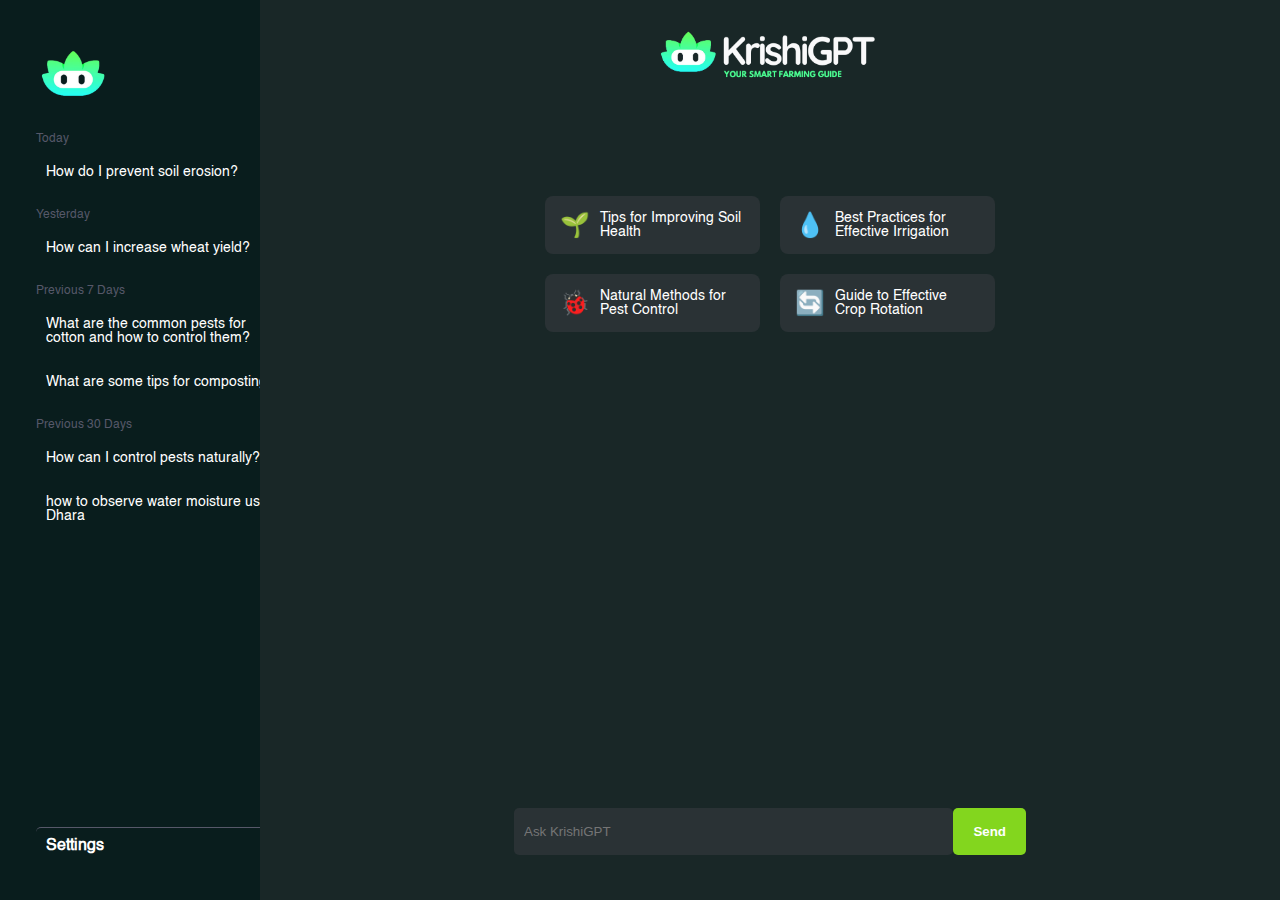
<file: home.html>
<!DOCTYPE html>
<html lang="en">

<head>
  <meta charset="UTF-8" />
  <meta name="viewport" content="width=device-width, initial-scale=1.0" />
  <title>KrishiGPT</title>
  <link rel="stylesheet" href="style.css" />
  <link rel="icon" type="image/xcrashicon" href="./assets/KrishiGPT logo 2.png" />
</head>
<body>
  <div class="container">
    <button id="sidebar-toggle" aria-label="Toggle Sidebar">☰</button>
    <aside class="sidebar">
      <img id="Logo2" src="./assets/KrishiGPT logo 2.png" alt="Logo2" />

      <nav>
        <ul>
          <!-- <li>Explore GPTs</li> -->
          <li class="section-title">Today</li>
          <li>How do I prevent soil erosion?</li>
          <li class="section-title">Yesterday</li>
          <li>How can I increase wheat yield?</li>
          <li class="section-title">Previous 7 Days</li>
          <li>What are the common pests for cotton and how to control them?</li>
          <li>What are some tips for composting?</li>
          <li class="section-title">Previous 30 Days</li>
          <li>How can I control pests naturally?</li>
          <li>how to observe water moisture using Dhara</li>
        </ul>
      </nav>
      <div class="upgrade-plan">
        <h3>Settings</h3>
      </div>
    </aside>
    <main>
      <div class="main-content">
        <div class="logo-container">
          <!-- <div class="main-logo"></div> -->
          <img id="Logo1" src="./assets/KrishiGPT final logo.png" alt="Logo" />
        </div>

        <div class="suggestion-grid" id="suggestion-grid">
          <div class="suggestion-item">
            <span class="icon">🌱</span>
            <p>Tips for Improving Soil Health</p>
          </div>
          <div class="suggestion-item">
            <span class="icon">💧</span>
            <p>Best Practices for Effective Irrigation</p>
          </div>
          <div class="suggestion-item">
            <span class="icon">🐞</span>
            <p>Natural Methods for Pest Control</p>
          </div>
          <div class="suggestion-item">
            <span class="icon">🔄</span>
            <p>Guide to Effective Crop Rotation</p>
          </div>
        </div>

        <div class="message-container" id="message-container">
          <!-- Messages will appear here -->
        </div>
        <div class="input-container">
          <input type="text" id="user-input" placeholder="Ask KrishiGPT" />
          <button class="send-button" id="send-button1">Send</button>
        </div>
      </div>
    </main>
  </div>
  <script src="script.js"></script>
  <script src="config.js"></script>
</body>

</html>
</file>
<file: style.css>
@font-face {
  font-family: helvetica;
  src: url("./assets/helvetica.ttf");
}

body,
html {
  margin: 0;
  padding: 0;
  font-family: helvetica;
  height: 100vh;
  width: 100vw;
  background-color: rgb(25, 39, 39);
  display: flex;
  justify-content: center;
  align-items: center;
}

img {
  pointer-events: none;
}

.container {
  display: flex;
  position: relative;
  height: 100vh;
  width: 100%;
  scrollbar-width: none;
}

.container::-webkit-scrollbar {
  display: none;
}

.sidebar {
  width: 260px;
  height: 92vh;
  background-color: #091d1d;
  color: white;
  padding: 4vh;
  display: flex;
  flex-direction: column;
  position: absolute;
  top: 0px;
  left: 0px;
}

/* .logo {
    font-size: 20px;
    font-weight: bold;
    margin-bottom: 20px;
  } */

#Logo1 {
  height: 7vw;
  width: 25vw;
}
@media (max-width: 767px) {
  #Logo1 {
    height: 15vw;
    width: auto;
  }
}

#Logo2 {
  height: 6vw;
  width: 6vw;
}

nav ul {
  list-style-type: none;
  padding: 0;
}

nav ul li {
  margin-bottom: 10px;
  font-size: 14px;
}

.section-title {
  color: #565869;
  font-size: 12px;
  margin-top: 20px;
}

.upgrade-plan {
  margin-top: auto;
  border-top: 1px solid #565869;
  padding-top: 20px;
}

.upgrade-plan h3 {
  margin: 0;
  font-size: 16px;
}

.upgrade-plan p {
  margin: 5px 0 0;
  font-size: 12px;
  color: #565869;
}

main {
  /* flex-grow: 1; */
  background-color: rgb(25, 39, 39);
  /* background: url(https://sentione.com/wp-content/uploads/2023/06/WHAT-IS-chatbot.jpg);height: auto; */
  display: flex;
  flex-direction: column;
  align-items: center;
  /* background: #000; */
  justify-content: space-between;
  padding: 20px;
  width: 100%;
  margin-left: 260px;
}

.main-content {
  display: flex;
  flex-direction: column;
  align-items: center;
  justify-content: center;
  height: 100%;
  scrollbar-width: none;
}

.main-content::-webkit-scrollbar {
  display: none; /* For Chrome, Safari, and Edge */
}

.logo-container {
  margin-bottom: 2px;
}

.main-logo {
  width: 60px;
  height: 60px;
  /* background-color: #10a37f; */
  border-radius: 50%;
}

.suggestion-grid {
  display: grid;
  grid-template-columns: repeat(2, 1fr);
  gap: 20px;
  max-width: 450px;
  margin-top: 10vh;
}

.suggestion-item {
  background-color: #2a3235;
  padding: 15px;
  border-radius: 8px;
  display: flex;
  align-items: center;
}

.suggestion-item .icon {
  font-size: 24px;
  margin-right: 10px;
}

.suggestion-item p {
  margin: 0;
  color: white;
  font-size: 14px;
  font-weight: 500;
}

.input-container {
  display: flex;
  margin-top: 20px;
  position: absolute;
  bottom: 5vh;
  width: 40vw;
}

input[type="text"] {
  flex-grow: 1;
  padding: 10px;
  border: none;
  border-radius: 5px;
  background-color: #2a3235;
  color: white;
}

.send-button {
  background-color: #83d61e;
  border: none;
  color: white;
  border-radius: 5px;
  padding: 16px 20px;
  cursor: pointer;
  font-weight: 600;
}

/* @media (max-width: 768px) {
  .container {
    flex-direction: column;
  }

  .sidebar {
    width: 100%;
    height: auto;
  }

  .suggestion-grid {
    grid-template-columns: 1fr;
  }
} */

/* Add hover effects */
nav ul li:not(.section-title):hover,
.suggestion-item:hover,
.upgrade-plan:hover {
  background-color: #2a2b32;
  cursor: pointer;
}

.send-button:hover {
  background-color: #02624a;
  border-radius: 5px;
}

.send-button:active {
  background-color: #003f2f;
  border-radius: 5px;
}

/* Profile styles */
.profile {
  position: absolute;
  top: 20px;
  right: 40px;
}

.profile-img {
  width: 40px;
  height: 40px;
  border-radius: 50%;
  cursor: pointer;
}

/* Modify main padding to accommodate profile */
main {
  padding: 10px 20px 20px;
  position: relative;
}

/* Add this to the existing .sidebar style */
.sidebar {
  overflow-y: hidden;
}

/* Modify existing styles for better hover effects */
.suggestion-item {
  transition: background-color 0.3s ease;
}

nav ul li:not(.section-title) {
  padding: 10px;
  border-radius: 5px;
  transition: background-color 0.3s ease;
}
.upgrade-plan {
  padding: 10px;
  border-radius: 5px;
  transition: background-color 0.3s ease;
}

/* Add a subtle hover effect to the input */
input[type="text"]:hover,
input[type="text"]:focus {
  background-color: #29383f;
  outline: none;
}

/* Add this for better mobile responsiveness */
@media (max-width: 768px) {
  .profile {
    top: 20px;
    right: 20px;
  }

  main {
    padding-top: 5 px;
  }

  .suggestion-grid {
    width: 100%;
  }
}

#sidebar-toggle {
  position: absolute;
  z-index: 1000;
  background-color: #202123;
  color: white;
  border: none;
  font-size: 24px;
  cursor: pointer;
  padding: 5px 10px;
  border-radius: 5px;
  display: none;
}

/* @media (max-width: 768px) {
  #sidebar-toggle {
    display: block;
  }

  .sidebar {
    position: fixed;
    left: -260px;
    top: 0;
    bottom: 0;
    transition: left 0.3s ease;
    z-index: 999;
  }

  .sidebar.open {
    left: 0;
  }

  main {
    padding-left: 20px;
  }
} */

/* @media (min-width: 769px) {
  .container {
    position: relative;
  }

  #sidebar-toggle {
    display: block;
    position: absolute;
    left: 225px;
    top: 10px;
  }

  .sidebar {
    transition: width 0.3s ease, min-width 0.3s ease;
  } */

/* .sidebar.closed {
    width: 0;
    min-width: 0;
    overflow: hidden;
  }
} */

@media (max-width: 767px) {
  #sidebar-toggle {
    display: inline;
    padding: 10px;
    cursor: pointer;
    position: absolute;
    top: 10px;
    left: 10px;
    z-index: 10px;
  }

  .sidebar {
    width: 100vw;
    height: 95vh;
    /* padding: 0px; */
  }

  main {
    margin-left: 0px;
  }

  .sidebar-hidden {
    width: 0vw;
    padding: 0px;
    overflow: hidden;
    transition: opacity 0.5s ease, max-height 0.5s ease;
  }

  .sidebar-visible {
    width: 100vw;
    padding: 20px;
    overflow: hidden;
    transition: opacity 0.5s ease, max-height 0.5s ease;
  }

  .input-container {
    width: 85%;
  }
}

.message {
  /* max-width: 20%; */
  margin: 10px;
  padding: 10px;
  border-radius: 10px;
}

.user-message {
  background-color: #123e3c;
  color: white;
  align-self: flex-end;
  padding: 10px 10px;
  width: auto;
  font-family: helvetica;
}

.assistant-message {
  background-color: #2a3235;
  color: white;
  align-self: flex-start;
  padding: 10px 10px;
  margin-right: auto;
  font-family: helvetica;
}

.main-content {
  display: flex;
  flex-direction: column;
  justify-content: start;
  overflow-y: auto;
  height: calc(100% - 60px);
  margin-bottom: 10vh;
}

.message-container {
  width: 40vw;
  display: flex;
  flex-direction: column;
  overflow: auto; /* Allows scrolling */
  scrollbar-width: none; /* For Firefox */
}

.message-container::-webkit-scrollbar {
  display: none; /* For Chrome, Safari, and Edge */
}

#ledStatus{
  color: white;
}




.ledon  {
  /* display: block; */
  /* width  : 100%; */
  padding: 10px;
  margin: 10px 0;
  background: #02af1c;
  color: #fff;
  border: none;
  border-radius: 5px;
  cursor: pointer;
}
 .ledoff {
  /* display: block; */
  /* width: 100%; */
  padding: 10px;
  margin: 10px 0;
  background: #ff1100;
  color: #fff;
  border: none;
  border-radius: 5px;
  cursor: pointer;
}





#ledOn  {
  /* display: block; */
  /* width  : 100%; */
  padding: 10px;
  margin: 10px 0;
  background: #02af1c;
  color: #fff;
  border: none;
  border-radius: 5px;
  cursor: pointer;
}
 #ledOff {
  /* display: block; */
  /* width: 100%; */
  padding: 10px;
  margin: 10px 0;
  background: #ff1100;
  color: #fff;
  border: none;
  border-radius: 5px;
  cursor: pointer;
}
</file>
